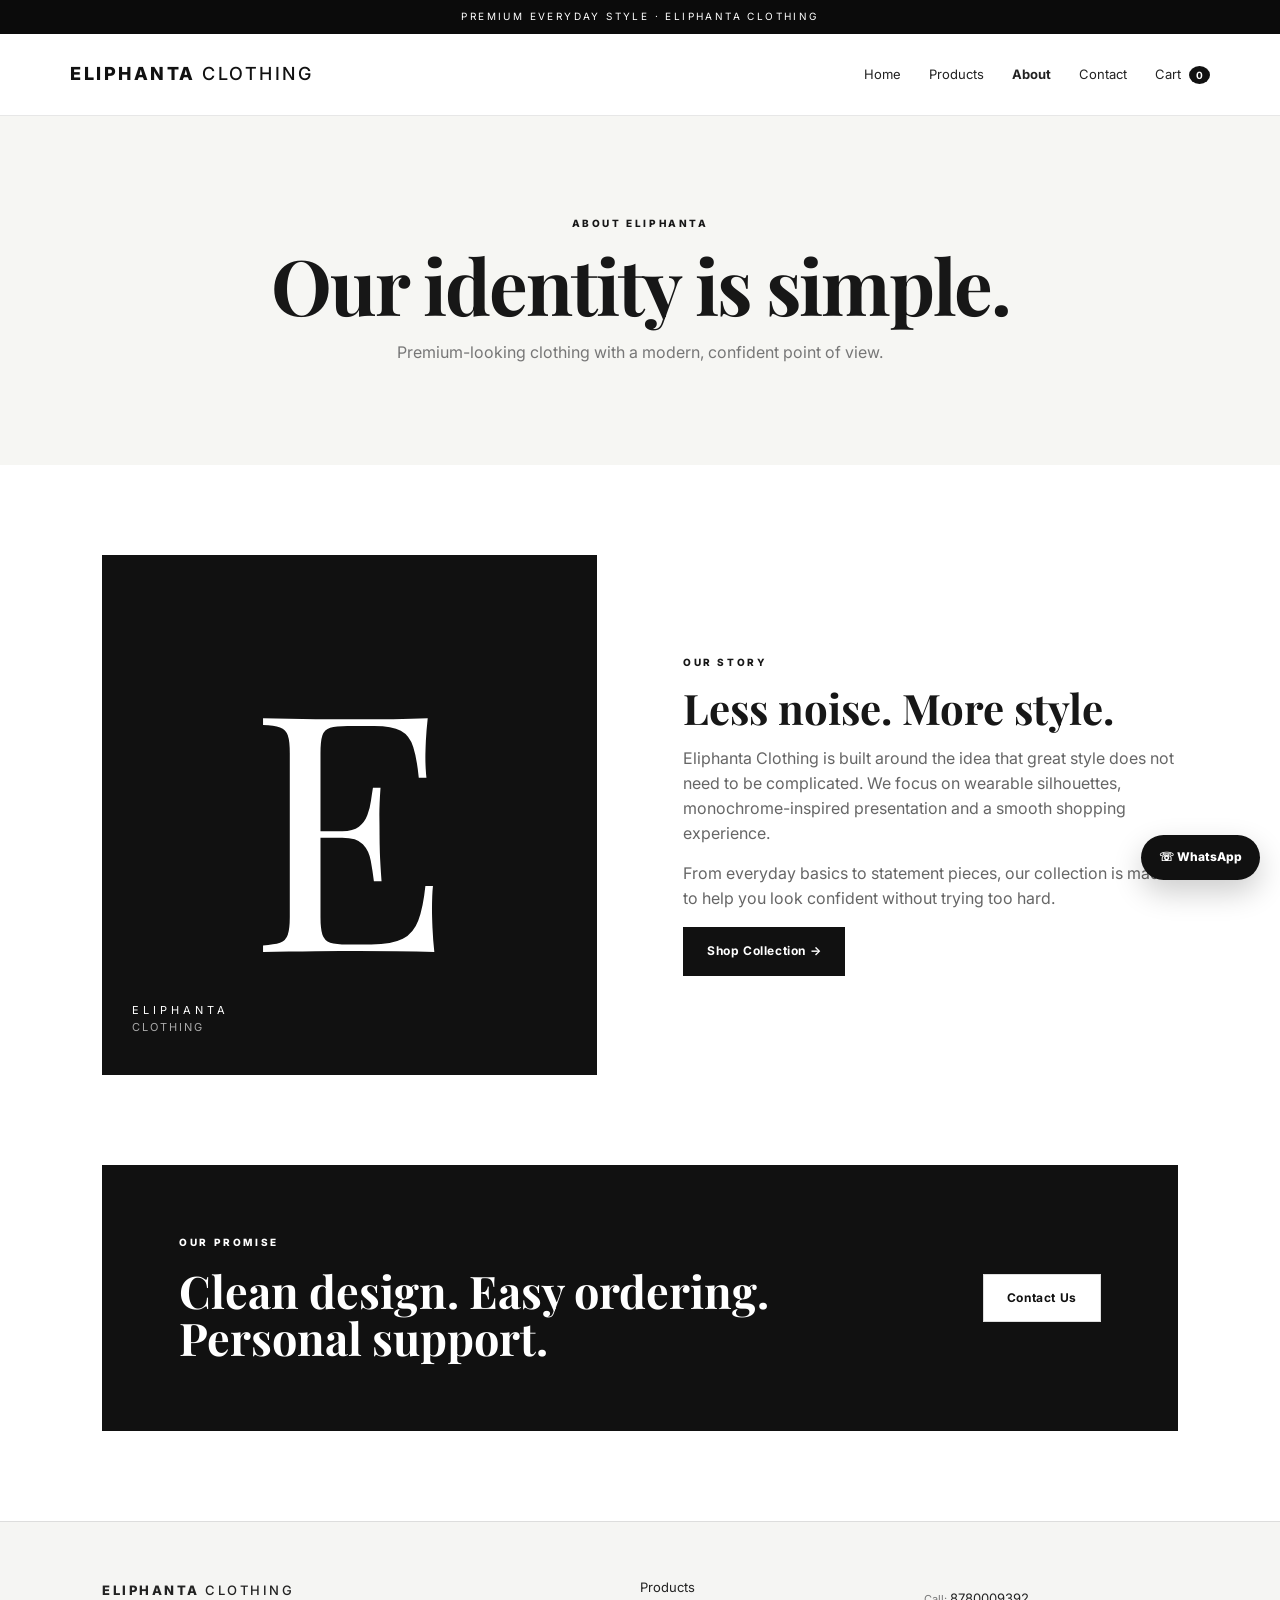
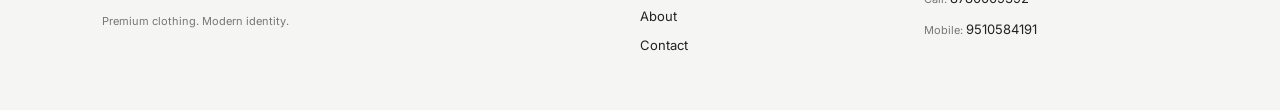
<file: about.html>
<!DOCTYPE html>
<html lang="en">
<head>
  <meta charset="UTF-8"><meta name="viewport" content="width=device-width, initial-scale=1.0">
  <title>About | Eliphanta Clothing</title>
  <link rel="preconnect" href="https://fonts.googleapis.com"><link rel="preconnect" href="https://fonts.gstatic.com" crossorigin>
  <link href="https://fonts.googleapis.com/css2?family=Inter:wght@400;500;600;700;800&family=Playfair+Display:wght@600;700&display=swap" rel="stylesheet"><link rel="stylesheet" href="style.css">
</head>
<body>
  <div class="announcement">PREMIUM EVERYDAY STYLE · ELIPHANTA CLOTHING</div>
  <header class="site-header"><a class="logo" href="index.html">ELIPHANTA <span>CLOTHING</span></a><button class="menu-toggle" aria-label="Open menu">☰</button>
    <nav class="nav"><a href="index.html">Home</a><a href="products.html">Products</a><a class="active" href="about.html">About</a><a href="contact.html">Contact</a><a class="cart-link" href="products.html#cart">Cart <b id="cartCount">0</b></a></nav>
  </header>
  <main>
    <section class="page-hero"><p class="eyebrow">ABOUT ELIPHANTA</p><h1>Our identity is simple.</h1><p>Premium-looking clothing with a modern, confident point of view.</p></section>
    <section class="section story-grid">
      <div class="story-art reveal"><div class="story-mark">E</div><p>ELIPHANTA<br><span>CLOTHING</span></p></div>
      <div class="split-copy reveal"><p class="eyebrow">OUR STORY</p><h2>Less noise. More style.</h2><p>Eliphanta Clothing is built around the idea that great style does not need to be complicated. We focus on wearable silhouettes, monochrome-inspired presentation and a smooth shopping experience.</p><p>From everyday basics to statement pieces, our collection is made to help you look confident without trying too hard.</p><a class="btn btn-dark" href="products.html">Shop Collection →</a></div>
    </section>
    <section class="banner reveal"><div><p class="eyebrow">OUR PROMISE</p><h2>Clean design. Easy ordering. Personal support.</h2></div><a class="btn btn-light" href="contact.html">Contact Us</a></section>
  </main>
  <footer class="footer"><div><a class="logo" href="index.html">ELIPHANTA <span>CLOTHING</span></a><p>Premium clothing. Modern identity.</p></div><div class="footer-links"><a href="products.html">Products</a><a href="about.html">About</a><a href="contact.html">Contact</a></div><div><p>Call: <a href="tel:+91878009392">8780009392</a></p><p>Mobile: <a href="tel:+919510584191">9510584191</a></p></div></footer>
  <a class="whatsapp" href="https://wa.me/919510584191?text=Hello%20Eliphanta%20Clothing." target="_blank" rel="noopener">☏ <span>WhatsApp</span></a>
  <script src="script.js"></script>
</body>
</html>
</file>
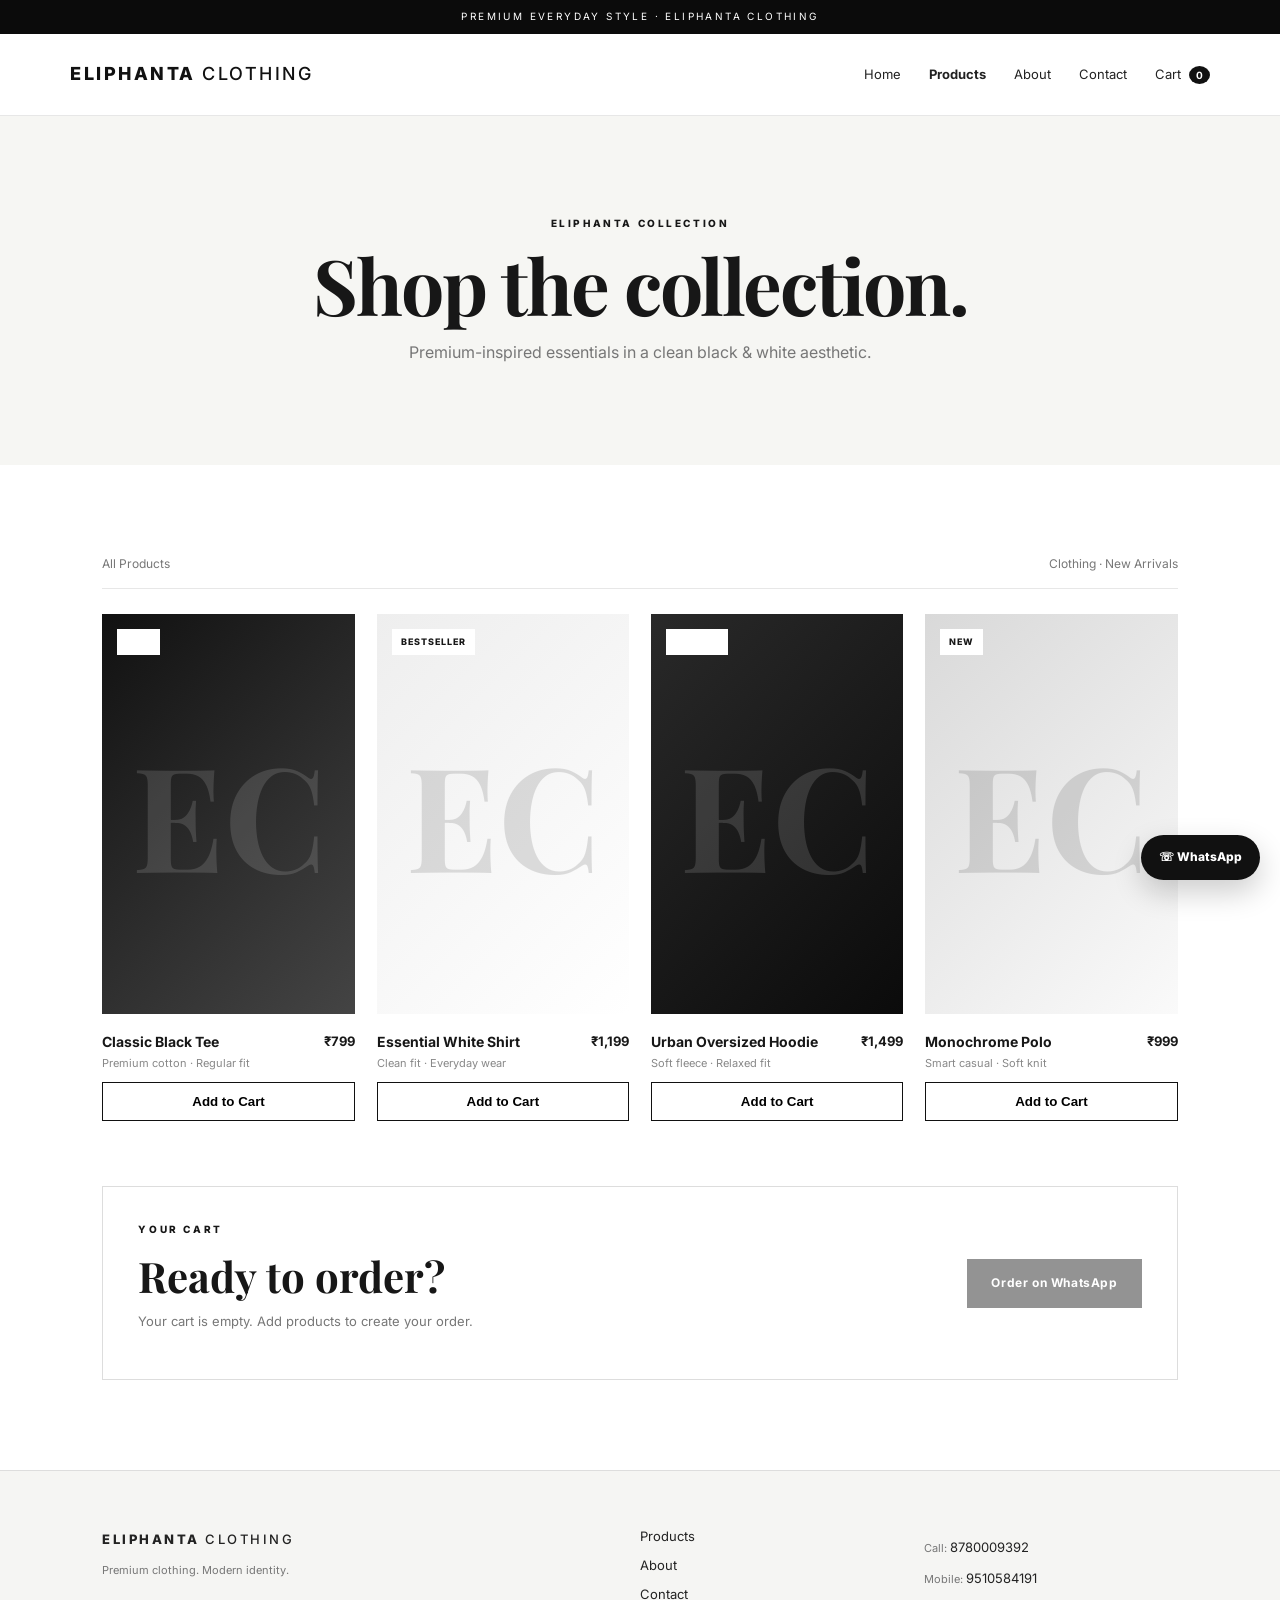
<file: products.html>
<!DOCTYPE html>
<html lang="en">
<head>
  <meta charset="UTF-8"><meta name="viewport" content="width=device-width, initial-scale=1.0">
  <title>Products | Eliphanta Clothing</title>
  <link rel="preconnect" href="https://fonts.googleapis.com"><link rel="preconnect" href="https://fonts.gstatic.com" crossorigin>
  <link href="https://fonts.googleapis.com/css2?family=Inter:wght@400;500;600;700;800&family=Playfair+Display:wght@600;700&display=swap" rel="stylesheet">
  <link rel="stylesheet" href="style.css">
</head>
<body>
  <div class="announcement">PREMIUM EVERYDAY STYLE · ELIPHANTA CLOTHING</div>
  <header class="site-header"><a class="logo" href="index.html">ELIPHANTA <span>CLOTHING</span></a><button class="menu-toggle" aria-label="Open menu">☰</button>
    <nav class="nav"><a href="index.html">Home</a><a class="active" href="products.html">Products</a><a href="about.html">About</a><a href="contact.html">Contact</a><a class="cart-link" href="#cart">Cart <b id="cartCount">0</b></a></nav>
  </header>
  <main>
    <section class="page-hero"><p class="eyebrow">ELIPHANTA COLLECTION</p><h1>Shop the collection.</h1><p>Premium-inspired essentials in a clean black & white aesthetic.</p></section>
    <section class="section">
      <div class="filter-row"><span>All Products</span><span>Clothing · New Arrivals</span></div>
      <div class="product-grid product-grid-four">
        <article class="product-card reveal"><div class="product-image image-one"><span>NEW</span><strong>EC</strong></div><div class="product-info"><div><h3>Classic Black Tee</h3><p>Premium cotton · Regular fit</p></div><b>₹799</b></div><button class="add-btn" data-product="Classic Black Tee" data-price="799">Add to Cart</button></article>
        <article class="product-card reveal"><div class="product-image image-two"><span>BESTSELLER</span><strong>EC</strong></div><div class="product-info"><div><h3>Essential White Shirt</h3><p>Clean fit · Everyday wear</p></div><b>₹1,199</b></div><button class="add-btn" data-product="Essential White Shirt" data-price="1199">Add to Cart</button></article>
        <article class="product-card reveal"><div class="product-image image-three"><span>LIMITED</span><strong>EC</strong></div><div class="product-info"><div><h3>Urban Oversized Hoodie</h3><p>Soft fleece · Relaxed fit</p></div><b>₹1,499</b></div><button class="add-btn" data-product="Urban Oversized Hoodie" data-price="1499">Add to Cart</button></article>
        <article class="product-card reveal"><div class="product-image image-four"><span>NEW</span><strong>EC</strong></div><div class="product-info"><div><h3>Monochrome Polo</h3><p>Smart casual · Soft knit</p></div><b>₹999</b></div><button class="add-btn" data-product="Monochrome Polo" data-price="999">Add to Cart</button></article>
      </div>
      <div id="cart" class="cart-box reveal"><div><p class="eyebrow">YOUR CART</p><h2>Ready to order?</h2><p id="cartText">Your cart is empty. Add products to create your order.</p></div><a id="orderBtn" class="btn btn-dark disabled" href="#">Order on WhatsApp</a></div>
    </section>
  </main>
  <footer class="footer"><div><a class="logo" href="index.html">ELIPHANTA <span>CLOTHING</span></a><p>Premium clothing. Modern identity.</p></div><div class="footer-links"><a href="products.html">Products</a><a href="about.html">About</a><a href="contact.html">Contact</a></div><div><p>Call: <a href="tel:+91878009392">8780009392</a></p><p>Mobile: <a href="tel:+919510584191">9510584191</a></p></div></footer>
  <a class="whatsapp" href="https://wa.me/919510584191?text=Hello%20Eliphanta%20Clothing%2C%20I%20want%20to%20order." target="_blank" rel="noopener">☏ <span>WhatsApp</span></a>
  <script src="script.js"></script>
</body>
</html>
</file>
<file: style.css>
:root{--black:#0b0b0b;--ink:#171717;--muted:#777;--line:#e7e7e7;--paper:#f6f6f3;--white:#fff}
*{box-sizing:border-box}html{scroll-behavior:smooth}body{margin:0;color:var(--ink);background:var(--white);font-family:Inter,Arial,sans-serif;line-height:1.55}.announcement{background:#0b0b0b;color:#fff;text-align:center;font-size:10px;letter-spacing:2.4px;padding:9px 16px}.site-header{height:82px;display:flex;align-items:center;justify-content:space-between;padding:0 5.5%;border-bottom:1px solid var(--line);background:#fff;position:sticky;top:0;z-index:20}.logo{font-size:18px;letter-spacing:2.5px;font-weight:800;color:#111;text-decoration:none}.logo span{font-weight:500}.nav{display:flex;align-items:center;gap:28px}.nav a,.footer a{color:#222;text-decoration:none;font-size:13px}.nav a:hover,.nav .active{font-weight:700}.cart-link b{background:#111;color:#fff;border-radius:50%;padding:3px 7px;font-size:10px;margin-left:4px}.menu-toggle{display:none;border:0;background:none;font-size:25px}.hero{min-height:650px;padding:7vw 8%;display:grid;grid-template-columns:1fr 1fr;gap:5%;align-items:center;background:linear-gradient(115deg,#fff 0%,#f6f6f3 100%)}.eyebrow{font-size:10px;letter-spacing:2.6px;font-weight:800;margin:0 0 16px}.hero h1,.page-hero h1{font-family:"Playfair Display",serif;font-size:clamp(52px,6vw,88px);line-height:.98;margin:0 0 25px;letter-spacing:-2px}.hero h1 em{font-weight:600}.hero-text{font-size:17px;color:#666;max-width:530px}.hero-actions{display:flex;gap:12px;margin:30px 0}.btn{display:inline-flex;justify-content:center;align-items:center;gap:10px;padding:14px 23px;text-decoration:none;font-weight:700;font-size:12px;letter-spacing:.6px;border:1px solid #111;transition:.25s;cursor:pointer}.btn-dark{background:#111;color:#fff}.btn-dark:hover{background:#333;transform:translateY(-2px)}.btn-light{background:#fff;color:#111;border-color:#ddd}.btn-light:hover{border-color:#111}.trust-row{display:flex;gap:20px;color:#666;font-size:11px;flex-wrap:wrap}.hero-card{height:500px;min-height:400px}.hero-fashion{height:100%;position:relative;overflow:hidden;background:#111;color:#fff;display:flex;align-items:flex-end;padding:38px}.fashion-label{font-size:12px;letter-spacing:4px;line-height:1.8;z-index:2}.fashion-label small{font-size:8px;letter-spacing:2px}.fashion-circle{position:absolute;width:420px;height:420px;border:1px solid #777;border-radius:50%;right:-80px;top:-50px}.fashion-word{position:absolute;font-family:"Playfair Display",serif;font-size:390px;line-height:.8;right:20px;top:50px;color:#202020}.section{padding:90px 8%}.section-heading{display:flex;justify-content:space-between;align-items:end;margin-bottom:34px}.section-heading h2,.split-copy h2,.cart-box h2,.contact-card h2,.form-card h2{font-family:"Playfair Display",serif;font-size:42px;line-height:1.05;margin:0}.text-link{color:#111;font-size:12px;font-weight:800;text-decoration:none;border-bottom:1px solid #111;padding-bottom:4px}.product-grid{display:grid;grid-template-columns:repeat(3,1fr);gap:22px}.product-grid-four{grid-template-columns:repeat(4,1fr)}.product-card{min-width:0}.product-image{height:400px;position:relative;display:flex;align-items:center;justify-content:center;overflow:hidden}.product-image strong{font-family:"Playfair Display",serif;font-size:145px;opacity:.13}.product-image span{position:absolute;left:15px;top:15px;background:#fff;padding:6px 9px;font-size:9px;font-weight:800;letter-spacing:1px}.image-one{background:linear-gradient(135deg,#111,#444);color:#fff}.image-two{background:linear-gradient(135deg,#eee,#fff)}.image-three{background:linear-gradient(135deg,#292929,#0b0b0b);color:#fff}.image-four{background:linear-gradient(135deg,#d9d9d9,#fafafa)}.product-info{display:flex;justify-content:space-between;gap:10px;padding:17px 0 10px}.product-info h3{font-size:14px;margin:0 0 3px}.product-info p{font-size:11px;color:#888;margin:0}.product-info>b{font-size:13px}.add-btn{width:100%;border:1px solid #111;background:#fff;padding:11px;font-weight:700;cursor:pointer;transition:.2s}.add-btn:hover{background:#111;color:#fff}.banner{margin:0 8% 90px;padding:70px 6%;background:#111;color:#fff;display:flex;align-items:center;justify-content:space-between;gap:30px}.banner h2{font-family:"Playfair Display",serif;font-size:45px;line-height:1.05;margin:0;max-width:650px}.split-section{display:grid;grid-template-columns:1fr 1fr;gap:10%;align-items:center}.split-copy>p:not(.eyebrow){color:#666;max-width:600px}.stats{display:grid;grid-template-columns:repeat(3,1fr);gap:12px}.stats div{border-top:1px solid #111;padding-top:15px}.stats b{font-size:11px}.stats span{display:block;margin-top:30px;font-size:13px}.page-hero{padding:100px 8%;background:var(--paper);text-align:center}.page-hero h1{font-size:clamp(50px,6vw,78px);margin-bottom:18px}.page-hero>p:last-child{color:#777;max-width:600px;margin:0 auto}.filter-row{display:flex;justify-content:space-between;border-bottom:1px solid var(--line);padding-bottom:14px;margin-bottom:25px;color:#777;font-size:12px}.cart-box{margin-top:65px;border:1px solid #ddd;padding:35px;display:flex;align-items:center;justify-content:space-between;gap:20px}.cart-box p:not(.eyebrow){color:#777;font-size:13px}.disabled{opacity:.45;pointer-events:none}.story-grid{display:grid;grid-template-columns:1fr 1fr;gap:8%;align-items:center}.story-art{height:520px;background:#111;color:#fff;position:relative;display:flex;align-items:center;justify-content:center}.story-mark{font-family:"Playfair Display",serif;font-size:330px;line-height:1}.story-art p{position:absolute;bottom:28px;left:30px;letter-spacing:4px;font-size:11px}.story-art p span{letter-spacing:2px;color:#aaa}.contact-grid{display:grid;grid-template-columns:1fr 1fr;gap:25px;padding-bottom:20px}.contact-card,.qr-card,.form-card{border:1px solid #ddd;padding:40px}.contact-line{display:flex;justify-content:space-between;gap:20px;padding:20px 0;border-bottom:1px solid #eee;color:#111;text-decoration:none;font-size:13px}.contact-line span{color:#888}.qr-card{text-align:center;background:#fafafa}.qr-card img{width:min(100%,320px);height:auto;display:block;margin:15px auto}.qr-card p:last-child{font-size:11px;color:#777}.form-card{max-width:900px;margin:auto}.form-card form{margin-top:25px}.form-row{display:grid;grid-template-columns:1fr 1fr;gap:15px}.form-card input,.form-card textarea{width:100%;border:1px solid #ddd;padding:14px;margin-bottom:15px;font:inherit;font-size:13px;outline:none}.form-card input:focus,.form-card textarea:focus{border-color:#111}.form-card textarea{min-height:140px;resize:vertical}.footer{background:#f5f5f3;padding:55px 8%;display:grid;grid-template-columns:2fr 1fr 1fr;gap:30px;border-top:1px solid #ddd}.footer p{color:#777;font-size:11px}.footer-links{display:flex;flex-direction:column;gap:9px}.whatsapp{position:fixed;right:20px;bottom:20px;z-index:30;background:#111;color:#fff;border-radius:999px;padding:13px 18px;text-decoration:none;font-size:12px;font-weight:800;box-shadow:0 12px 30px #0003}.reveal{opacity:0;transform:translateY(20px);transition:opacity .7s ease,transform .7s ease}.reveal.visible{opacity:1;transform:none}@media(max-width:900px){.site-header{height:72px}.menu-toggle{display:block}.nav{display:none;position:absolute;left:0;right:0;top:72px;background:#fff;padding:15px 6%;border-bottom:1px solid #ddd;flex-direction:column;align-items:flex-start;gap:18px}.nav.open{display:flex}.hero{grid-template-columns:1fr;padding-top:70px}.hero-card{height:380px}.product-grid,.product-grid-four{grid-template-columns:repeat(2,1fr)}.product-image{height:340px}.split-section,.story-grid,.contact-grid{grid-template-columns:1fr}.story-art{height:380px}.footer{grid-template-columns:1fr 1fr}.footer>div:last-child{grid-column:1/-1}.banner{margin-bottom:60px}.section{padding:65px 6%}}@media(max-width:560px){.logo{font-size:14px}.hero{padding:60px 6% 55px}.hero h1,.page-hero h1{font-size:48px}.hero-card{height:330px}.product-grid,.product-grid-four{grid-template-columns:1fr}.product-image{height:380px}.section-heading,.banner,.cart-box{align-items:flex-start;flex-direction:column}.banner h2,.section-heading h2,.split-copy h2,.cart-box h2,.contact-card h2,.form-card h2{font-size:35px}.stats{margin-top:25px}.form-row{grid-template-columns:1fr}.footer{grid-template-columns:1fr}.footer>div:last-child{grid-column:auto}.whatsapp{right:12px;bottom:12px}.page-hero{padding:70px 6%}.contact-card,.qr-card,.form-card{padding:25px}}
</file>
